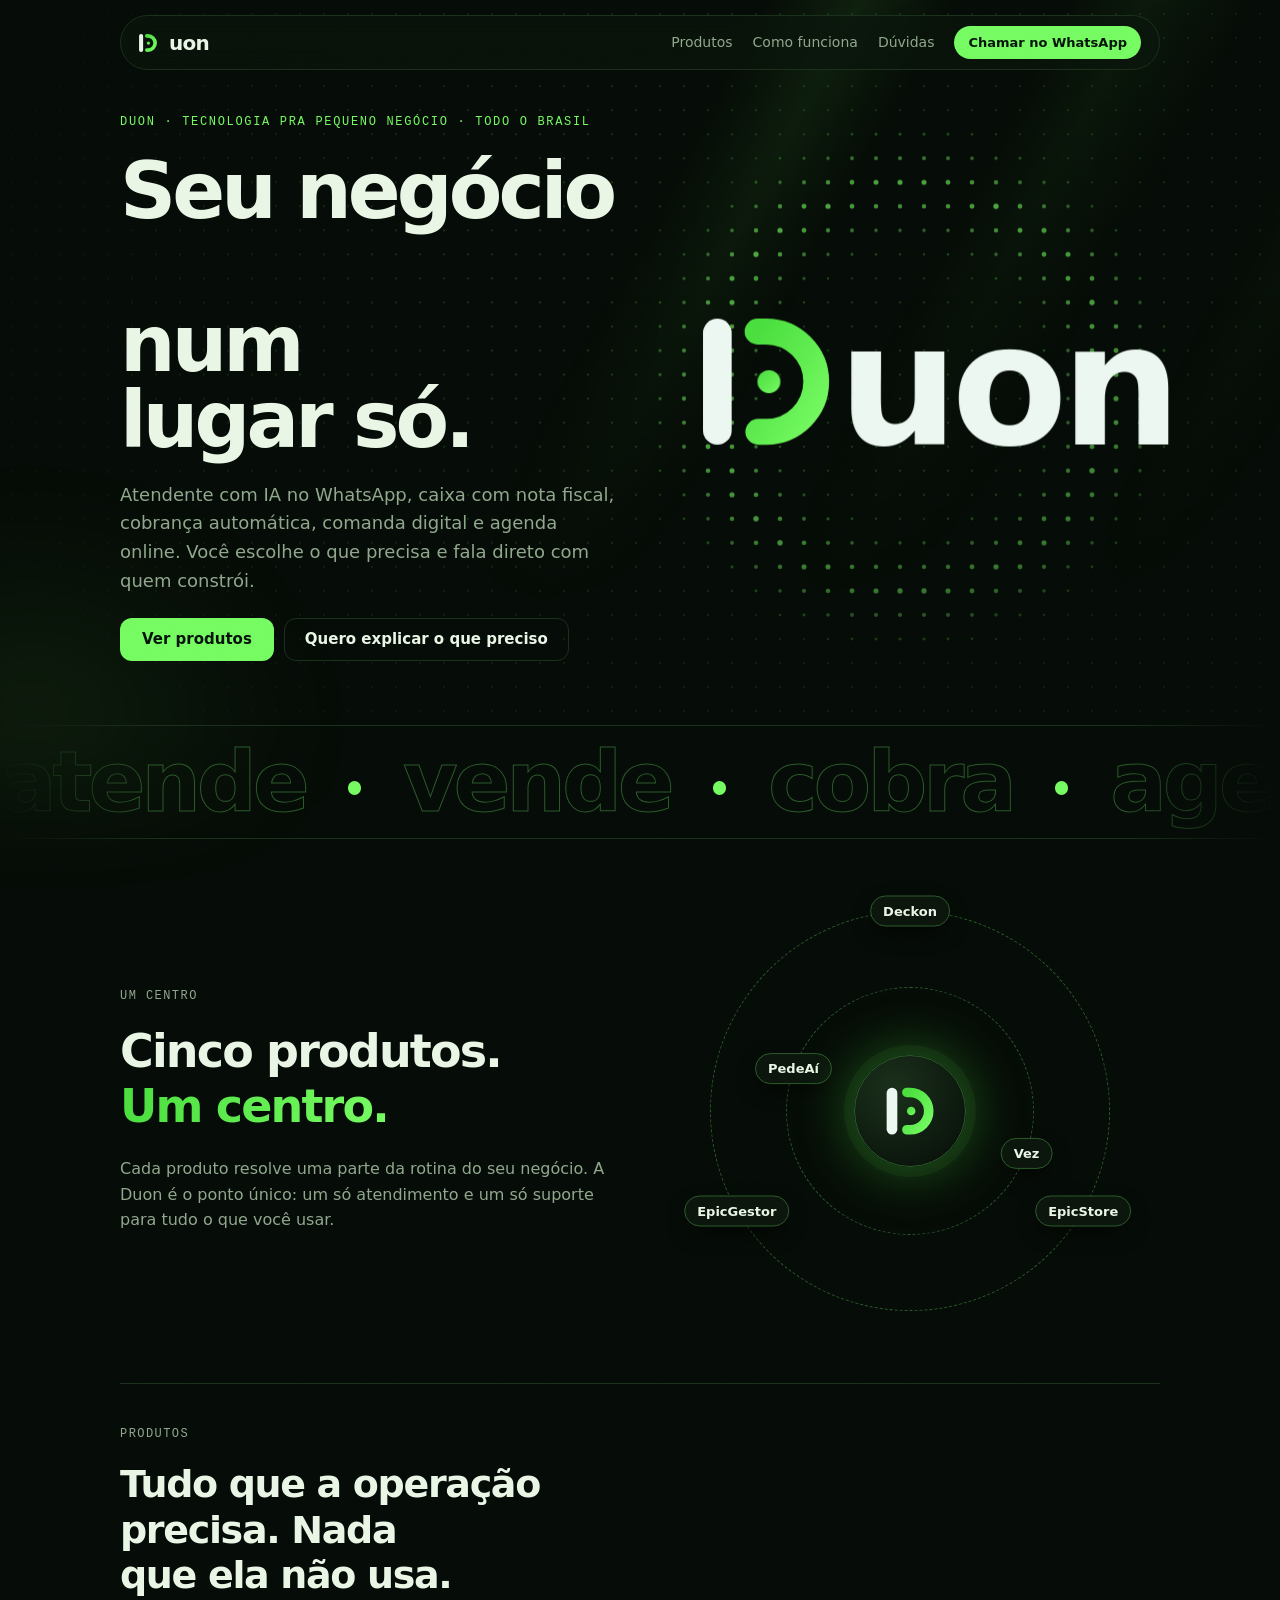
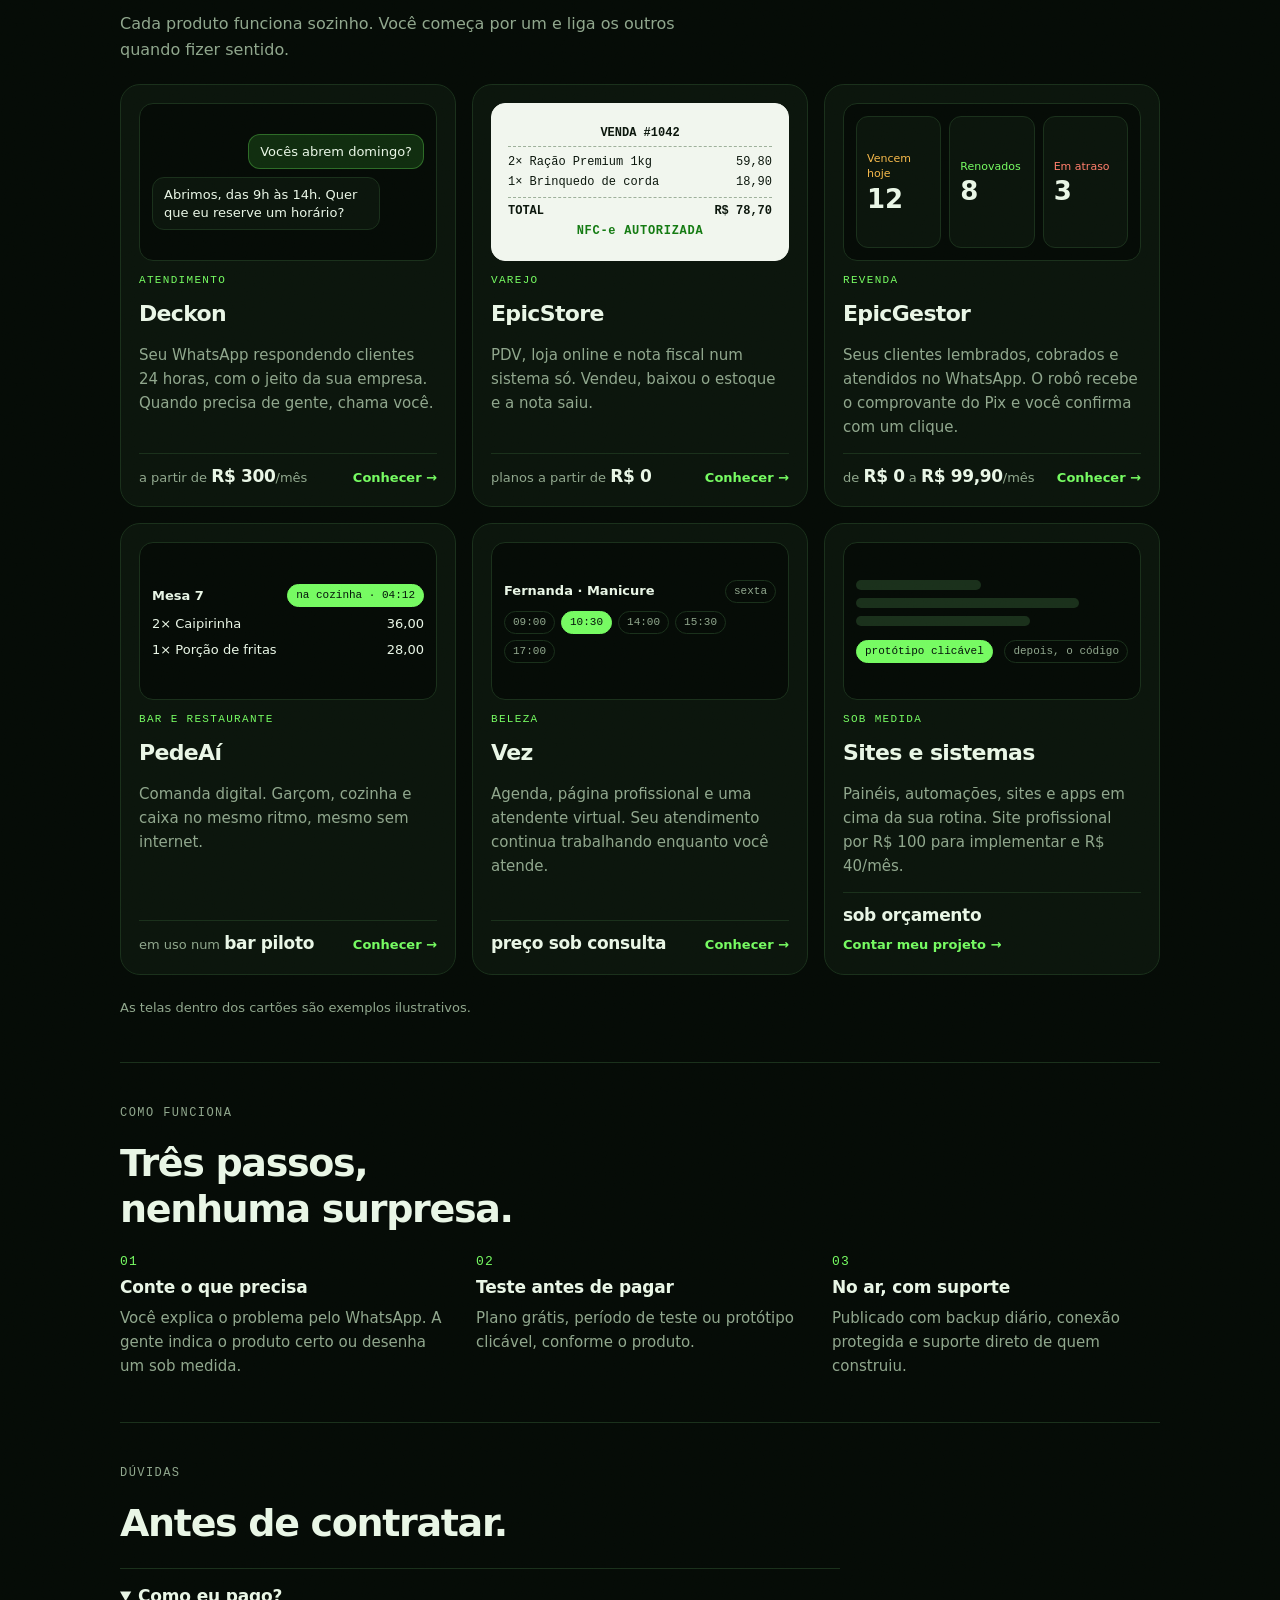
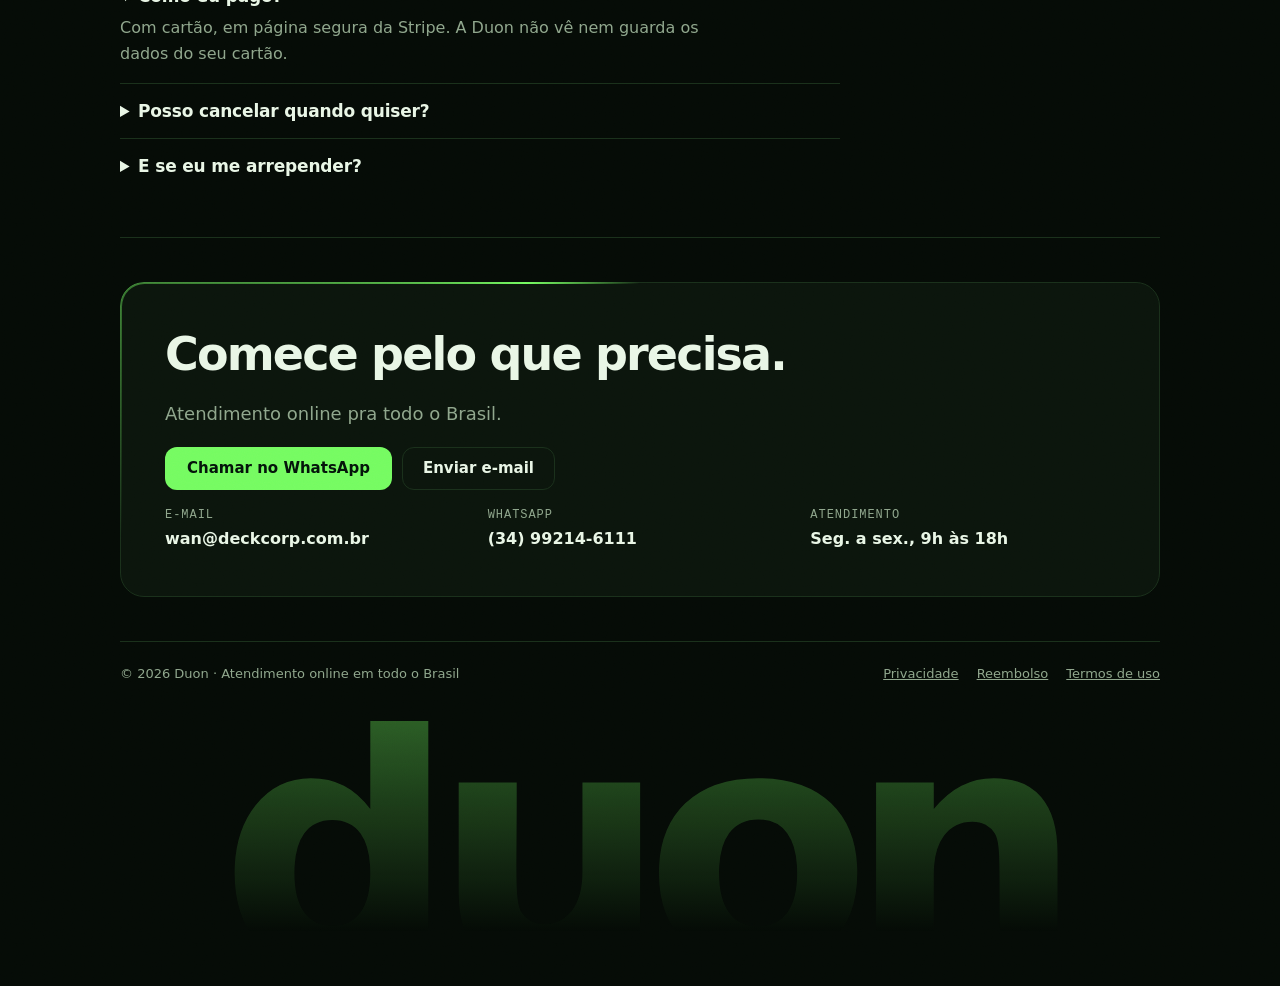
<file: index.html>
<!doctype html>
<html lang="pt-BR">
<head>
<meta charset="utf-8">
<meta name="viewport" content="width=device-width,initial-scale=1,viewport-fit=cover">
<title>Duon · Tecnologia pra pequeno negócio</title>
<meta name="description" content="Atendente com IA no WhatsApp, caixa com nota fiscal, cobrança automática, comanda digital e agenda online. Você escolhe o que precisa e fala direto com quem constrói.">
<meta name="theme-color" content="#050B06">
<meta property="og:title" content="Duon · Tecnologia pra pequeno negócio">
<meta property="og:description" content="Atendente com IA, PDV com nota fiscal, cobrança automática, comanda digital e agenda online, num lugar só.">
<meta property="og:type" content="website">
<meta property="og:locale" content="pt_BR">
<link rel="icon" href="favicon.svg" type="image/svg+xml">
<style>
/* Site de uma página da Duon. Tokens de cor e fonte abaixo; os blocos (topo, órbita, produtos, passos, dúvidas, contato) usam só esses tokens. */
:root{
  color-scheme:dark;
  --g1:#4ADE3E; --gm:#60ED50; --g2:#75FB61; --rgb1:74,222,62; --rgb2:117,251,97; --line2:#2B5A2A;            /* verde da marca (degradê do D) */
  --bg:#050B06; --surface:#0B150C; --ink:#E9F6E6; --muted:#8FA68C; --line:#1A301B;
  --accent:var(--g2); --on-accent:#04140A; --logo-ink:#ECF7F1; --spark:var(--g2);
  --stage:#050B06; --grid:rgba(var(--rgb2),.06); --glow:rgba(var(--rgb1),.20);
  --bar:#020503; --bar-ink:#E9F6E6; --bar-line:#1A301B;
  --display:"Sora",system-ui,sans-serif;
  --body:"Manrope",system-ui,sans-serif;
  --mono:"JetBrains Mono",ui-monospace,Menlo,monospace;
}
*{box-sizing:border-box}
html{scroll-behavior:smooth}
body{margin:0;background:var(--bg);color:var(--ink);font:16px/1.6 var(--body)}
button{font:inherit;cursor:pointer}
a{color:inherit}
:focus-visible{outline:2px solid var(--g2);outline-offset:2px}

/* ---------- blocos comuns do site ---------- */
.model{background:var(--bg);color:var(--ink);padding-inline:16px;padding-block:1px 8px}
.in{max-width:1040px;margin:0 auto}
.model{overflow-x:clip;--gt1:var(--g1);--gt2:var(--g2)}
.top{position:sticky;top:calc(12px + env(safe-area-inset-top,0px));z-index:10;display:flex;align-items:center;justify-content:space-between;gap:16px;margin-block:14px 18px;padding:10px 18px 10px 14px;
  border:1px solid var(--line);border-radius:999px;background:color-mix(in srgb,var(--surface) 72%,transparent);backdrop-filter:blur(12px);-webkit-backdrop-filter:blur(12px)}

/* ideias do 21st.dev: selo de novidade, palavra em degradê, botão com brilho, borda de luz, cartões com holofote */
.pill{display:inline-flex;align-items:center;gap:8px;border:1px solid var(--line);border-radius:999px;padding:6px 12px 6px 8px;font:500 13px/1 var(--body);color:var(--muted);background:color-mix(in srgb,var(--surface) 70%,transparent);align-self:flex-start}
.pill i{font:700 10px/1 var(--mono);font-style:normal;letter-spacing:.08em;text-transform:uppercase;background:var(--accent);color:var(--on-accent);border-radius:999px;padding:4px 7px}
.gr{background:linear-gradient(90deg,var(--gt1),var(--gt2));-webkit-background-clip:text;background-clip:text;color:transparent}
.cta{position:relative;overflow:hidden;text-decoration:none}
.cta::after{content:"";position:absolute;inset:0;background:linear-gradient(110deg,transparent 35%,rgba(255,255,255,.55) 50%,transparent 65%);transform:translateX(-120%);animation:shine 3.4s ease-in-out infinite}
@keyframes shine{0%,55%{transform:translateX(-120%)}100%{transform:translateX(120%)}}
@property --a{syntax:'<angle>';initial-value:0deg;inherits:false}
.beam{position:relative}
.beam::before{content:"";position:absolute;inset:-1px;border-radius:inherit;padding:1.5px;pointer-events:none;
  background:conic-gradient(from var(--a),transparent 0 72%,var(--g2) 90%,transparent 100%);
  -webkit-mask:linear-gradient(#000 0 0) content-box,linear-gradient(#000 0 0);-webkit-mask-composite:xor;
  mask:linear-gradient(#000 0 0) content-box,linear-gradient(#000 0 0);mask-composite:exclude;animation:beam 5s linear infinite}
@keyframes beam{to{--a:360deg}}
.bento .pt{position:relative;overflow:hidden;background:var(--surface);border:1px solid var(--line);border-radius:18px;padding:22px;gap:8px}
.bento .pt::before{content:"";position:absolute;inset:0;pointer-events:none;opacity:0;transition:opacity .25s;
  background:radial-gradient(220px circle at var(--mx,50%) var(--my,50%),var(--glow),transparent 70%)}
.bento .pt:hover::before{opacity:1}
.bento .pt>*{position:relative}
.bento .ic{width:38px;height:38px;border-radius:11px;border:1px solid var(--line);display:grid;place-items:center;color:var(--accent);margin-bottom:6px}
.bento .ic svg{width:20px;height:20px;fill:none;stroke:currentColor;stroke-width:1.8;stroke-linecap:round;stroke-linejoin:round}
@media (prefers-reduced-motion:reduce){.cta::after,.beam::before,.cmd::after{animation:none!important}}
.brand{display:flex;align-items:center;gap:8px;font:700 20px/1 var(--display);letter-spacing:-.04em;text-decoration:none}
.brand svg{width:26px;height:26px}
.nav{display:flex;flex-wrap:wrap;gap:6px 20px;font-size:14px;color:var(--muted)}
.nav a{text-decoration:none}
.nav a:hover{color:var(--accent)}
h1{font:700 clamp(30px,5vw,52px)/1.06 var(--display);letter-spacing:-.035em;margin:0;text-wrap:balance}
h2{font:600 22px/1.2 var(--display);letter-spacing:-.02em;margin:0;text-wrap:balance}
h3{font:600 17px/1.3 var(--display);letter-spacing:-.01em;margin:0}
p{margin:0}
.lead{color:var(--muted);font-size:18px;max-width:52ch}
.eyebrow{font:500 12px/1 var(--mono);letter-spacing:.12em;text-transform:uppercase;color:var(--muted)}
.ex{display:inline-block;font:500 10px/1 var(--mono);letter-spacing:.08em;text-transform:uppercase;color:var(--muted);border:1px dashed var(--line);border-radius:4px;padding:3px 5px;vertical-align:middle;margin-left:6px}
.cta{display:inline-flex;align-items:center;gap:8px;background:var(--accent);color:var(--on-accent);border:0;border-radius:12px;padding:14px 22px;font:700 15px/1 var(--body)}
.cta:hover{filter:brightness(1.08)}
.ghost{display:inline-flex;background:transparent;color:var(--ink);border:1px solid var(--line);border-radius:12px;padding:13px 20px;font:600 15px/1 var(--body);text-decoration:none}
.ghost:hover{border-color:var(--accent);color:var(--accent)}
.row{display:flex;flex-wrap:wrap;gap:10px}
.sec{padding-block:44px;display:flex;flex-direction:column;gap:22px;border-top:1px solid var(--line)}
.pts{display:grid;grid-template-columns:repeat(auto-fit,minmax(220px,1fr));gap:24px}
.pt{display:flex;flex-direction:column;gap:6px;min-width:0}
.pt p{color:var(--muted);font-size:15px}
.plan{display:flex;flex-wrap:wrap;align-items:center;justify-content:space-between;gap:20px;background:var(--surface);border:1px solid var(--line);border-radius:18px;padding:24px}
.plan .info{display:flex;flex-direction:column;gap:6px;min-width:0}
.plan .info p{color:var(--muted);font-size:15px}
.price{font:700 40px/1 var(--display);letter-spacing:-.04em;font-variant-numeric:tabular-nums}
.price small{font:500 15px/1 var(--body);color:var(--muted);letter-spacing:0}
.contact{display:grid;grid-template-columns:repeat(auto-fit,minmax(220px,1fr));gap:18px}
.contact div{display:flex;flex-direction:column;gap:4px;min-width:0}
.contact span{font:500 12px/1.2 var(--mono);letter-spacing:.08em;text-transform:uppercase;color:var(--muted)}
.contact b{font-weight:600;overflow-wrap:anywhere;user-select:all}
.foot{border-top:1px solid var(--line);padding-block:22px 0;display:flex;flex-wrap:wrap;justify-content:space-between;gap:10px 24px;color:var(--muted);font-size:13px}
.foot nav{display:flex;flex-wrap:wrap;gap:6px 18px}
.stage{position:relative;background:var(--stage);border:1px solid var(--line);border-radius:22px;overflow:hidden;display:grid;place-items:center;max-width:100%}
.stage::before{content:"";position:absolute;inset:0;background:
  radial-gradient(50% 60% at 45% 50%,var(--glow),transparent 70%),
  linear-gradient(var(--grid) 1px,transparent 1px) 0 0/28px 28px,
  linear-gradient(90deg,var(--grid) 1px,transparent 1px) 0 0/28px 28px}
.slot{position:relative;width:min(78%,600px)}
.hint{position:absolute;left:14px;top:12px;font:500 11px/1.3 var(--mono);letter-spacing:.08em;text-transform:uppercase;color:var(--muted);opacity:0;transition:opacity .4s}
.stage:has(.live) .hint{opacity:.8}

/* ---------- logo animada ---------- */
.dlogo{display:block;width:100%;height:auto;overflow:visible;touch-action:pan-y;user-select:none;-webkit-user-select:none}
.live .dlogo{cursor:grab}.dragging .dlogo{cursor:grabbing}
.dlogo .d-stem{fill:var(--logo-ink)}
.dlogo .d-word,.dlogo .d-measure{font-family:Sora,system-ui,sans-serif;font-weight:700;font-size:62px;letter-spacing:-2.5px;fill:var(--logo-ink)}
.dlogo .d-measure{visibility:hidden}
.dlogo .d-l text,.dlogo .d-dot,.dlogo .d-glow,.dlogo .d-flash,.dlogo .d-mark{transform-box:fill-box}
.dlogo .d-l text{transform-origin:left center}
.dlogo .d-dot,.dlogo .d-glow,.dlogo .d-flash{transform-origin:center}
.dlogo .d-mark{transform-origin:left center}
.dlogo .d-glow,.dlogo .d-flash,.dlogo .d-fx{fill:var(--spark)}
.dlogo .d-glow{animation:d-glow 2.8s 1.6s ease-in-out infinite}
.dlogo.play .d-stem{animation:d-stem .55s cubic-bezier(.2,.8,.2,1) both}
.dlogo.play .d-arc{animation:d-arc .6s .15s cubic-bezier(.6,0,.2,1) both}
.dlogo.play .d-dot{animation:d-dot .45s .7s cubic-bezier(.3,1.6,.5,1) both}
.dlogo.play .d-flash{animation:d-flash .6s .95s ease-out both}
.dlogo.play .d-mark{animation:d-tug .9s .85s cubic-bezier(.4,0,.2,1) both}
.dlogo.play .d-l text{animation:d-pull 1.05s calc(1s + var(--i)*.08s) cubic-bezier(.22,.9,.3,1) both}
.dlogo.play .d-spark{animation:d-spark .8s calc(1.02s + var(--s)*.03s) cubic-bezier(.1,.7,.3,1) both}
.dlogo.play .d-scan{animation:d-scan .7s 2s ease-out both}
@keyframes d-stem{from{transform:translateX(-26px);opacity:0}to{transform:none;opacity:1}}
@keyframes d-arc{from{stroke-dashoffset:100}to{stroke-dashoffset:0}}
@keyframes d-dot{from{transform:scale(0)}to{transform:scale(1)}}
@keyframes d-flash{0%{opacity:0;transform:scale(1)}25%{opacity:.9}100%{opacity:0;transform:scale(5)}}
@keyframes d-tug{0%{transform:none}22%{transform:translateX(-5px) scaleX(.96)}48%{transform:translateX(9px) scaleX(1.06)}72%{transform:translateX(-2px)}100%{transform:none}}
@keyframes d-pull{0%{transform:translateX(var(--from)) scaleX(.45);filter:blur(2.5px);opacity:.6}45%{transform:translateX(9px) scaleX(1.2);filter:blur(0);opacity:1}64%{transform:translateX(-3px) scaleX(.95)}82%{transform:translateX(1px) scaleX(1.02)}100%{transform:none}}
@keyframes d-spark{0%{transform:none;opacity:0}15%{opacity:1}100%{transform:translate(var(--dx),var(--dy));opacity:0}}
@keyframes d-scan{from{transform:translateX(0);opacity:0}20%{opacity:.9}to{transform:translateX(130px);opacity:0}}
@keyframes d-glow{0%,100%{opacity:0;transform:scale(1)}50%{opacity:.55;transform:scale(2.4)}}
@media (prefers-reduced-motion:reduce){.dlogo.play *,.dlogo .d-glow{animation:none!important}html{scroll-behavior:auto}}

/* ---------- Modelo D · Tudo junto: título grande da DeckCorp, exemplos concretos do EpicStore e do EpicGestor ---------- */
#m-d{--warn:#F5B84A;--bad:#FF7D6B;--paper:#F1F6EE;--paper-ink:#0B160C}
#m-d .top .cta{padding:10px 14px;font-size:13px;border-radius:999px}
#m-d .nav{align-items:center}
@media (max-width:640px){#m-d .nav a:not(.cta){display:none}}
#m-d .hero{position:relative;display:grid;grid-template-columns:repeat(auto-fit,minmax(min(100%,340px),1fr));gap:36px;align-items:center;padding-block:26px 64px}
#m-d .hero::before{content:"";position:absolute;inset:-80px -20%;pointer-events:none;filter:blur(50px);
  background:radial-gradient(28% 40% at 8% 90%,rgba(var(--rgb2),.08),transparent 70%)}
#m-d .hero>*{position:relative}
#m-d .txt{display:flex;flex-direction:column;gap:22px;min-width:0}
#m-d .kick{font:500 12px/1.4 var(--mono);letter-spacing:.14em;text-transform:uppercase;color:var(--accent)}
#m-d h1{font-size:clamp(40px,6.6vw,78px);line-height:.98;letter-spacing:-.05em}
#m-d h1 .rot{display:block;transition:opacity .22s,transform .22s}
#m-d h1 .rot.out{opacity:0;transform:translateY(10px)}
#m-d .stage{aspect-ratio:5/4}
#m-d .slot{width:84%}
#m-d .sec>h2{font-size:clamp(26px,3.6vw,38px);letter-spacing:-.035em;max-width:20ch}
#m-d .sub{color:var(--muted);max-width:56ch;margin-top:-10px}
.prods{display:grid;grid-template-columns:repeat(auto-fit,minmax(min(100%,300px),1fr));gap:16px}
.prod{position:relative;overflow:hidden;display:flex;flex-direction:column;gap:14px;min-width:0;background:var(--surface);border:1px solid var(--line);border-radius:20px;padding:18px}
.prod::before{content:"";position:absolute;inset:0;pointer-events:none;opacity:0;transition:opacity .25s;background:radial-gradient(260px circle at var(--mx,50%) var(--my,50%),var(--glow),transparent 70%)}
.prod:hover::before{opacity:1}
.prod>*{position:relative}
.prod .tag{font:500 11px/1 var(--mono);letter-spacing:.12em;text-transform:uppercase;color:var(--accent)}
.prod h3{font-size:22px;letter-spacing:-.03em}
.prod p{color:var(--muted);font-size:15px}
.prod .end{margin-top:auto;display:flex;flex-wrap:wrap;align-items:baseline;justify-content:space-between;gap:8px;padding-top:12px;border-top:1px solid var(--line);font-size:13px;color:var(--muted)}
.prod .end b{font:700 17px/1.2 var(--display);color:var(--ink);letter-spacing:-.02em;font-variant-numeric:tabular-nums}
.prod .end a{color:var(--accent);text-decoration:none;font-weight:600}
.mock{height:158px;border-radius:14px;border:1px solid var(--line);background:var(--bg);padding:12px;display:flex;flex-direction:column;justify-content:center;gap:8px;font-size:13px;line-height:1.35;overflow:hidden}
.bub{max-width:84%;padding:8px 11px;border-radius:12px;background:var(--surface);border:1px solid var(--line);align-self:flex-start}
.bub.me{align-self:flex-end;background:rgba(var(--rgb1),.16);border-color:rgba(var(--rgb2),.3)}
.mock.paper{background:var(--paper);color:var(--paper-ink);border-color:var(--paper);font:400 12px/1.5 var(--mono);gap:2px;padding-inline:16px}
.mock.paper div{display:flex;justify-content:space-between;gap:10px}
.mock.paper .hd{justify-content:center;font-weight:700;border-bottom:1px dashed #9DB09A;padding-bottom:4px;margin-bottom:4px}
.mock.paper .tot{font-weight:700;border-top:1px dashed #9DB09A;padding-top:4px;margin-top:4px}
.mock.paper .ok{justify-content:center;color:#147A12;font-weight:700;letter-spacing:.06em}
.mock.tiles{flex-direction:row;align-items:stretch;gap:8px}
.tile{flex:1;min-width:0;border:1px solid var(--line);border-radius:12px;padding:10px;display:flex;flex-direction:column;justify-content:center;gap:4px;background:var(--surface)}
.tile span{font-size:11px;color:var(--c,var(--muted))}
.tile b{font:700 26px/1 var(--display);font-variant-numeric:tabular-nums}
.mock .line{display:flex;justify-content:space-between;gap:10px;align-items:center}
.chip{font:500 11px/1 var(--mono);border:1px solid var(--line);border-radius:999px;padding:5px 8px;color:var(--muted);white-space:nowrap}
.chip.on{background:var(--accent);border-color:var(--accent);color:var(--on-accent)}
.slots{display:flex;flex-wrap:wrap;gap:6px}
.mock .sk{height:10px;border-radius:5px;background:var(--line)}
.steps{display:grid;grid-template-columns:repeat(auto-fit,minmax(220px,1fr));gap:28px}
.step{display:flex;flex-direction:column;gap:8px;min-width:0}
.step i{font:500 13px/1 var(--mono);font-style:normal;color:var(--accent);letter-spacing:.1em}
.step p{color:var(--muted);font-size:15px}
.faq{display:flex;flex-direction:column;max-width:720px}
.faq details{border-top:1px solid var(--line);padding-block:16px}
.faq summary{cursor:pointer;font:600 17px/1.3 var(--display);letter-spacing:-.01em}
.faq p{color:var(--muted);margin-top:8px;max-width:60ch}
.final{display:flex;flex-direction:column;align-items:flex-start;gap:18px;background:var(--surface);border:1px solid var(--line);border-radius:24px;padding:clamp(24px,5vw,44px)}
.final h2{font-size:clamp(28px,4.4vw,46px);letter-spacing:-.04em}

/* acabamento premium do modelo D (ideias do 21st.dev): campo de pontos vivo, raios de luz, letreiro, órbita, cartões que inclinam */
#m-d .in{position:relative;z-index:0}
#m-d .dots{position:absolute;left:50%;top:-110px;width:100vw;height:calc(100% + 110px);transform:translateX(-50%);z-index:-1;pointer-events:none;
  -webkit-mask-image:radial-gradient(75% 80% at 62% 45%,#000 25%,transparent 100%);mask-image:radial-gradient(75% 80% at 62% 45%,#000 25%,transparent 100%)}
#m-d .hero::after{content:"";position:absolute;left:50%;top:-110px;width:100vw;height:calc(100% + 110px);transform:translateX(-50%);z-index:-1;pointer-events:none;
  background:linear-gradient(118deg,transparent 46%,rgba(var(--rgb2),.09) 52%,transparent 58%,transparent 64%,rgba(var(--rgb2),.06) 69%,transparent 76%,transparent 82%,rgba(var(--rgb2),.04) 86%,transparent 91%);
  -webkit-mask-image:linear-gradient(#000,transparent 85%);mask-image:linear-gradient(#000,transparent 85%)}
/* a logo fica solta sobre a página, sem quadro nem fundo verde */
#m-d .stage{background:transparent;border:0;border-radius:0;overflow:visible;aspect-ratio:auto;padding-block:24px}
#m-d .stage::before{display:none}
#m-d .stage .hint{top:auto;bottom:-6px;left:0;right:0;text-align:center}
#m-d .slot{width:100%}
#m-d h1{animation:rise .9s cubic-bezier(.2,.8,.2,1) both}
#m-d .lead{animation:rise .9s .12s cubic-bezier(.2,.8,.2,1) both}
@keyframes rise{from{opacity:0;filter:blur(12px);transform:translateY(16px)}to{opacity:1;filter:none;transform:none}}
.mq{margin-inline:calc(50% - 50vw);overflow:hidden;border-block:1px solid var(--line);padding-block:10px;
  -webkit-mask-image:linear-gradient(90deg,transparent,#000 12%,#000 88%,transparent);mask-image:linear-gradient(90deg,transparent,#000 12%,#000 88%,transparent)}
.mq div{display:flex;width:max-content;animation:mq 36s linear infinite}
.mq span{font:700 clamp(40px,7vw,84px)/1.1 var(--display);letter-spacing:-.05em;color:transparent;-webkit-text-stroke:1px var(--line2);padding-right:.5em;white-space:nowrap}
.mq span::after{content:"";display:inline-block;width:.16em;height:.16em;border-radius:50%;background:var(--accent);margin-left:.5em;vertical-align:middle}
@keyframes mq{to{transform:translateX(-50%)}}
.prod{transform:perspective(900px) rotateX(var(--rx,0deg)) rotateY(var(--ry,0deg));transition:transform .25s ease-out,border-color .25s}
.prod:hover{border-color:var(--line2)}
.duo{display:grid;grid-template-columns:repeat(auto-fit,minmax(min(100%,320px),1fr));gap:40px;align-items:center}
.duo .txt{display:flex;flex-direction:column;gap:18px;min-width:0}
.duo h2{font-size:clamp(28px,4.2vw,46px);letter-spacing:-.04em}
.duo .txt p{color:var(--muted);max-width:48ch}
.eq{display:flex;flex-wrap:wrap;align-items:center;gap:10px;font:600 15px/1 var(--display)}
.eq span{border:1px solid var(--line);border-radius:999px;padding:10px 14px}
.eq span.is{background:var(--accent);border-color:var(--accent);color:var(--on-accent)}
.eq i{font-style:normal;color:var(--muted)}
.orbit-wrap{padding:28px 44px;min-width:0}
.orbit{position:relative;container-type:inline-size;aspect-ratio:1;width:min(100%,400px);margin-inline:auto}
.orbit .core{position:absolute;inset:36%;border-radius:50%;display:grid;place-items:center;color:var(--logo-ink);
  background:radial-gradient(circle at 35% 30%,var(--line),var(--bg));border:1px solid var(--line2);box-shadow:0 0 60px rgba(var(--rgb1),.45),0 0 0 10px rgba(var(--rgb2),.05);animation:pulse 3.6s ease-in-out infinite}
.orbit .core svg{width:62%;height:62%}
@keyframes pulse{50%{box-shadow:0 0 90px rgba(var(--rgb1),.6),0 0 0 18px rgba(var(--rgb2),.03)}}
.ring{position:absolute;inset:var(--in);border:1px dashed var(--line2);border-radius:50%;animation:spin var(--t) linear infinite}
.ring.rev{animation-direction:reverse}
.sat{position:absolute;left:50%;top:50%;width:0;height:0;transform:rotate(var(--ang)) translateX(var(--r))}
.sat span{position:absolute;transform:translate(-50%,-50%) rotate(calc(-1*var(--ang)))}
.sat b{display:block;white-space:nowrap;font:600 13px/1 var(--body);background:var(--surface);border:1px solid var(--line2);border-radius:999px;padding:8px 12px;
  box-shadow:0 8px 24px -8px #000;animation:spin var(--t) linear infinite reverse}
.ring.rev .sat b{animation-direction:normal}
.orbit:hover .ring,.orbit:hover .sat b{animation-play-state:paused}
@keyframes spin{to{transform:rotate(360deg)}}
@media (prefers-reduced-motion:reduce){#m-d h1,#m-d .lead,.mq div,.ring,.sat b,.orbit .core{animation:none!important}.prod{transform:none}}

.model{position:relative}
.model::after{content:"";position:absolute;inset:0;pointer-events:none;opacity:.06;mix-blend-mode:overlay;
  background-image:url("data:image/svg+xml,%3Csvg xmlns='http://www.w3.org/2000/svg' width='180' height='180'%3E%3Cfilter id='n'%3E%3CfeTurbulence type='fractalNoise' baseFrequency='.9' numOctaves='2' stitchTiles='stitch'/%3E%3C/filter%3E%3Crect width='180' height='180' filter='url(%23n)'/%3E%3C/svg%3E")}
.giant{margin-top:36px;text-align:center;font:700 clamp(96px,27vw,330px)/.78 var(--display);letter-spacing:-.07em;user-select:none;overflow:hidden;
  background:linear-gradient(rgba(var(--rgb2),.34),transparent 82%);-webkit-background-clip:text;background-clip:text;color:transparent}
</style>
</head>
<body>
<svg width="0" height="0" style="position:absolute" aria-hidden="true">
  <defs>
    <linearGradient id="sg" x1="0" y1="0" x2="1" y2="1"><stop offset="0" style="stop-color:var(--g1)"/><stop offset=".55" style="stop-color:var(--gm)"/><stop offset="1" style="stop-color:var(--g2)"/></linearGradient>
    <symbol id="sym" viewBox="0 0 64 64">
      <rect x="10" y="10" width="10" height="44" rx="5" fill="currentColor"/>
      <path d="M29 14.5H32A17.5 17.5 0 0 1 32 49.5H29" fill="none" stroke="url(#sg)" stroke-width="9" stroke-linecap="round"/>
      <circle cx="33" cy="32" r="4" fill="url(#sg)"/>
    </symbol>
  </defs>
</svg>

<main class="model" id="m-d"><span id="topo"></span>
  <div class="in">
    <div class="top">
      <a class="brand" href="#topo" aria-label="Duon, início"><svg><use href="#sym"/></svg>uon</a>
      <div class="nav"><a href="#d-produtos">Produtos</a><a href="#d-como">Como funciona</a><a href="#d-duvidas">Dúvidas</a><a class="cta" href="https://wa.me/5534992146111?text=Ol%C3%A1!%20Vim%20pelo%20site%20da%20Duon." target="_blank" rel="noopener">Chamar no WhatsApp</a></div>
    </div>
    <div class="hero">
      <canvas class="dots" id="dots" aria-hidden="true"></canvas>
      <div class="txt">
        <span class="kick">Duon · tecnologia pra pequeno negócio · todo o Brasil</span>
        <h1>Seu negócio <span class="rot gr" id="rot">atende</span> num lugar só.</h1>
        <p class="lead">Atendente com IA no WhatsApp, caixa com nota fiscal, cobrança automática, comanda digital e agenda online. Você escolhe o que precisa e fala direto com quem constrói.</p>
        <div class="row"><a class="cta" href="#d-produtos">Ver produtos</a><a class="ghost" href="https://wa.me/5534992146111?text=Ol%C3%A1!%20Vim%20pelo%20site%20da%20Duon." target="_blank" rel="noopener">Quero explicar o que preciso</a></div>
      </div>
      <div class="stage"><span class="hint" aria-hidden="true">Arraste o D · toque nas letras</span><div class="slot"></div></div>
    </div>

    <div class="mq" aria-hidden="true"><div>
      <span>atende</span><span>vende</span><span>cobra</span><span>agenda</span><span>organiza</span><span>emite nota</span>
      <span>atende</span><span>vende</span><span>cobra</span><span>agenda</span><span>organiza</span><span>emite nota</span>
    </div></div>

    <section class="sec" id="d-juncao" style="border-top:0">
      <div class="duo">
        <div class="txt">
          <span class="eyebrow">Um centro</span>
          <h2>Cinco produtos. <span class="gr">Um centro.</span></h2>
          <p>Cada produto resolve uma parte da rotina do seu negócio. A Duon é o ponto único: um só atendimento e um só suporte para tudo o que você usar.</p>
        </div>
        <div class="orbit-wrap"><div class="orbit">
          <div class="ring" style="--in:0%;--t:60s">
            <div class="sat" style="--ang:-90deg;--r:50cqw"><span><b>Deckon</b></span></div>
            <div class="sat" style="--ang:30deg;--r:50cqw"><span><b>EpicStore</b></span></div>
            <div class="sat" style="--ang:150deg;--r:50cqw"><span><b>EpicGestor</b></span></div>
          </div>
          <div class="ring rev" style="--in:19%;--t:44s">
            <div class="sat" style="--ang:200deg;--r:31cqw"><span><b>PedeAí</b></span></div>
            <div class="sat" style="--ang:20deg;--r:31cqw"><span><b>Vez</b></span></div>
          </div>
          <div class="core"><svg><use href="#sym"/></svg></div>
        </div></div>
      </div>
    </section>

    <section class="sec" id="d-produtos">
      <span class="eyebrow">Produtos</span>
      <h2>Tudo que a operação precisa. Nada que ela não usa.</h2>
      <p class="sub">Cada produto funciona sozinho. Você começa por um e liga os outros quando fizer sentido.</p>
      <div class="prods">
        <div class="prod">
          <div class="mock"><span class="bub me">Vocês abrem domingo?</span><span class="bub">Abrimos, das 9h às 14h. Quer que eu reserve um horário?</span></div>
          <span class="tag">Atendimento</span><h3>Deckon</h3>
          <p>Seu WhatsApp respondendo clientes 24 horas, com o jeito da sua empresa. Quando precisa de gente, chama você.</p>
          <div class="end"><span>a partir de <b>R$ 300</b>/mês</span><a href="https://deckon.deckcorp.com.br" target="_blank" rel="noopener">Conhecer →</a></div>
        </div>
        <div class="prod">
          <div class="mock paper"><div class="hd">VENDA #1042</div><div><span>2× Ração Premium 1kg</span><span>59,80</span></div><div><span>1× Brinquedo de corda</span><span>18,90</span></div><div class="tot"><span>TOTAL</span><span>R$ 78,70</span></div><div class="ok">NFC-e AUTORIZADA</div></div>
          <span class="tag">Varejo</span><h3>EpicStore</h3>
          <p>PDV, loja online e nota fiscal num sistema só. Vendeu, baixou o estoque e a nota saiu.</p>
          <div class="end"><span>planos a partir de <b>R$ 0</b></span><a href="https://epicstore.duckdns.org" target="_blank" rel="noopener">Conhecer →</a></div>
        </div>
        <div class="prod">
          <div class="mock tiles"><div class="tile" style="--c:var(--warn)"><span>Vencem hoje</span><b>12</b></div><div class="tile" style="--c:var(--accent)"><span>Renovados</span><b>8</b></div><div class="tile" style="--c:var(--bad)"><span>Em atraso</span><b>3</b></div></div>
          <span class="tag">Revenda</span><h3>EpicGestor</h3>
          <p>Seus clientes lembrados, cobrados e atendidos no WhatsApp. O robô recebe o comprovante do Pix e você confirma com um clique.</p>
          <div class="end"><span>de <b>R$ 0</b> a <b>R$ 99,90</b>/mês</span><a href="https://epicgestor.duckdns.org/landing" target="_blank" rel="noopener">Conhecer →</a></div>
        </div>
        <div class="prod">
          <div class="mock"><div class="line"><b>Mesa 7</b><span class="chip on">na cozinha · 04:12</span></div><div class="line"><span>2× Caipirinha</span><span>36,00</span></div><div class="line"><span>1× Porção de fritas</span><span>28,00</span></div></div>
          <span class="tag">Bar e restaurante</span><h3>PedeAí</h3>
          <p>Comanda digital. Garçom, cozinha e caixa no mesmo ritmo, mesmo sem internet.</p>
          <div class="end"><span>em uso num <b>bar piloto</b></span><a href="https://pedeai.deckcorp.com.br" target="_blank" rel="noopener">Conhecer →</a></div>
        </div>
        <div class="prod">
          <div class="mock"><div class="line"><b>Fernanda · Manicure</b><span class="chip">sexta</span></div><div class="slots"><span class="chip">09:00</span><span class="chip on">10:30</span><span class="chip">14:00</span><span class="chip">15:30</span><span class="chip">17:00</span></div></div>
          <span class="tag">Beleza</span><h3>Vez</h3>
          <p>Agenda, página profissional e uma atendente virtual. Seu atendimento continua trabalhando enquanto você atende.</p>
          <div class="end"><span><b>preço sob consulta</b></span><a href="https://vez.epichub.duckdns.org" target="_blank" rel="noopener">Conhecer →</a></div>
        </div>
        <div class="prod">
          <div class="mock"><span class="sk" style="width:46%"></span><span class="sk" style="width:82%"></span><span class="sk" style="width:64%"></span><div class="line" style="margin-top:6px"><span class="chip on">protótipo clicável</span><span class="chip">depois, o código</span></div></div>
          <span class="tag">Sob medida</span><h3>Sites e sistemas</h3>
          <p>Painéis, automações, sites e apps em cima da sua rotina. Site profissional por R$ 100 para implementar e R$ 40/mês.</p>
          <div class="end"><span><b>sob orçamento</b></span><a href="https://wa.me/5534992146111?text=Ol%C3%A1!%20Vim%20pelo%20site%20da%20Duon." target="_blank" rel="noopener">Contar meu projeto →</a></div>
        </div>
      </div>
      <p class="sub" style="margin-top:0;font-size:13px">As telas dentro dos cartões são exemplos ilustrativos.</p>
    </section>

    <section class="sec" id="d-como">
      <span class="eyebrow">Como funciona</span>
      <h2>Três passos, nenhuma surpresa.</h2>
      <div class="steps">
        <div class="step"><i>01</i><h3>Conte o que precisa</h3><p>Você explica o problema pelo WhatsApp. A gente indica o produto certo ou desenha um sob medida.</p></div>
        <div class="step"><i>02</i><h3>Teste antes de pagar</h3><p>Plano grátis, período de teste ou protótipo clicável, conforme o produto.</p></div>
        <div class="step"><i>03</i><h3>No ar, com suporte</h3><p>Publicado com backup diário, conexão protegida e suporte direto de quem construiu.</p></div>
      </div>
    </section>

    <section class="sec" id="d-duvidas">
      <span class="eyebrow">Dúvidas</span>
      <h2>Antes de contratar.</h2>
      <div class="faq">
        <details open><summary>Como eu pago?</summary><p>Com cartão, em página segura da Stripe. A Duon não vê nem guarda os dados do seu cartão.</p></details>
        <details><summary>Posso cancelar quando quiser?</summary><p>Sim. Não tem fidelidade: você cancela e não é cobrado no mês seguinte.</p></details>
        <details><summary>E se eu me arrepender?</summary><p>Devolvemos o valor integral em até 7 dias depois da compra. Veja a <a href="reembolso.html">política de reembolso</a>.</p></details>
      </div>
    </section>

    <section class="sec" id="d-contato">
      <div class="final beam">
        <h2>Comece pelo que precisa.</h2>
        <p class="lead">Atendimento online pra todo o Brasil.</p>
        <div class="row"><a class="cta" href="https://wa.me/5534992146111?text=Ol%C3%A1!%20Vim%20pelo%20site%20da%20Duon." target="_blank" rel="noopener">Chamar no WhatsApp</a><a class="ghost" href="mailto:wan@deckcorp.com.br">Enviar e-mail</a></div>
        <div class="contact" style="width:100%">
          <div><span>E-mail</span><b>wan@deckcorp.com.br</b></div>
          <div><span>WhatsApp</span><b>(34) 99214-6111</b></div>
          <div><span>Atendimento</span><b>Seg. a sex., 9h às 18h</b></div>
        </div>
      </div>
    </section>
    <div class="foot">
      <span>© 2026 Duon · Atendimento online em todo o Brasil</span>
      <nav><a href="privacidade.html">Privacidade</a><a href="reembolso.html">Reembolso</a><a href="termos.html">Termos de uso</a></nav>
    </div>
    <div class="giant" aria-hidden="true">duon</div>
  </div>
</main>

<script>
(()=>{
const NS='http://www.w3.org/2000/svg';
const reduce=matchMedia('(prefers-reduced-motion: reduce)').matches;
const clamp=(v,a,b)=>Math.max(a,Math.min(b,v));
let seq=0;

const tpl=u=>`<svg class="dlogo play" xmlns="${NS}" viewBox="0 0 184 100" role="img" aria-label="Logo duon animada">
<defs>
<linearGradient id="${u}g" x1="0" y1="0" x2="1" y2="1"><stop offset="0" style="stop-color:var(--g1)"/><stop offset=".55" style="stop-color:var(--gm)"/><stop offset="1" style="stop-color:var(--g2)"/></linearGradient>
<linearGradient id="${u}s" x1="0" x2="1"><stop offset="0" style="stop-color:var(--g2);stop-opacity:0"/><stop offset=".5" style="stop-color:var(--g2);stop-opacity:.9"/><stop offset="1" style="stop-color:var(--g2);stop-opacity:0"/></linearGradient>
<clipPath id="${u}c"><rect class="d-clip" x="60" y="-100" width="400" height="300"/></clipPath>
</defs>
<text class="d-measure" x="66" y="71">uon</text>
<g clip-path="url(#${u}c)">
<g class="d-l" style="--i:2"><text class="d-word" x="66" y="71" style="--from:-46px">u</text></g>
<g class="d-l" style="--i:1"><text class="d-word" x="101" y="71" style="--from:-81px">o</text></g>
<g class="d-l" style="--i:0"><text class="d-word" x="137" y="71" style="--from:-117px">n</text></g>
<rect class="d-scan" x="60" y="22" width="16" height="56" fill="url(#${u}s)" opacity="0"/>
</g>
<g class="d-fx">
<circle class="d-spark" cx="62" cy="48" r="1.6" opacity="0" style="--s:0;--dx:80px;--dy:-16px"/>
<circle class="d-spark" cx="62" cy="48" r="1.2" opacity="0" style="--s:1;--dx:110px;--dy:9px"/>
<circle class="d-spark" cx="62" cy="48" r="2" opacity="0" style="--s:2;--dx:60px;--dy:22px"/>
<circle class="d-spark" cx="62" cy="48" r="1.1" opacity="0" style="--s:3;--dx:130px;--dy:-5px"/>
<circle class="d-spark" cx="62" cy="48" r="1.5" opacity="0" style="--s:4;--dx:95px;--dy:-26px"/>
<circle class="d-spark" cx="62" cy="48" r="1" opacity="0" style="--s:5;--dx:150px;--dy:13px"/>
</g>
<g class="d-drag"><g transform="translate(6 14.3) scale(1.05)"><g class="d-mark">
<rect class="d-stem" x="10" y="10" width="10" height="44" rx="5"/>
<path class="d-arc" d="M29 14.5H32A17.5 17.5 0 0 1 32 49.5H29" fill="none" stroke="url(#${u}g)" stroke-width="9" stroke-linecap="round" pathLength="100" stroke-dasharray="100"/>
<circle class="d-glow" cx="33" cy="32" r="4" opacity="0"/>
<circle class="d-flash" cx="33" cy="32" r="4" opacity="0"/>
<circle class="d-dot" cx="33" cy="32" r="4" fill="url(#${u}g)"/>
</g></g></g>
<g class="d-particles d-fx"></g>
</svg>`;

/* A logo interativa: o D manda, as letras seguem como vagões presos por molas */
function initLogo(slot){
  slot.innerHTML=tpl('l'+(++seq));
  const svg=slot.querySelector('svg'), clipr=svg.querySelector('.d-clip'), drag=svg.querySelector('.d-drag');
  const dot=svg.querySelector('.d-dot'), glow=svg.querySelector('.d-glow'), flash=svg.querySelector('.d-flash');
  const partG=svg.querySelector('.d-particles');
  const wraps=[...svg.querySelectorAll('.d-l')], texts=wraps.map(w=>w.querySelector('text'));
  const S=1.05, OX=6, OY=14.3, DOTX=OX+33*S, DOTY=OY+32*S, CLIPX=60, WX=66;
  const D={x:0,y:0,vx:0,vy:0};
  const L=texts.map(()=>({x:0,y:0,vx:0,vy:0,r:0,vr:0,cx:0,cy:71,w:30}));
  let live=false, dragging=false, down=null, pointer=null, lastTouch=performance.now(), entranceT=null;
  const parts=[];

  function place(){
    const m=svg.querySelector('.d-measure');
    try{
      texts.forEach((t,i)=>{
        const x=WX+(i?m.getSubStringLength(0,i):0), w=m.getSubStringLength(i,1);
        t.setAttribute('x',x.toFixed(1)); t.style.setProperty('--from',(20-x).toFixed(1)+'px');
        L[i].cx=x+w/2; L[i].w=w;
      });
    }catch(e){texts.forEach((t,i)=>{L[i].cx=+t.getAttribute('x')+17})}
  }
  function toSvg(e){const p=new DOMPoint(e.clientX,e.clientY).matrixTransform(svg.getScreenCTM().inverse());return{x:p.x,y:p.y}}
  function goLive(){
    if(live) return; clearTimeout(entranceT);
    svg.classList.remove('play'); live=true; slot.classList.add('live'); lastTouch=performance.now();
  }
  function replay(){
    live=false; slot.classList.remove('live');
    D.x=D.y=D.vx=D.vy=0; L.forEach(l=>{l.x=l.y=l.vx=l.vy=l.r=l.vr=0});
    place(); render();
    svg.classList.remove('play'); void svg.getBoundingClientRect(); svg.classList.add('play');
    clearTimeout(entranceT); entranceT=setTimeout(goLive,reduce?0:2800);
  }
  function spark(x,y,vx,vy,r){
    if(reduce||parts.length>120) return;
    const c=document.createElementNS(NS,'circle');
    c.setAttribute('r',r||(.8+Math.random()*1.4)); partG.appendChild(c);
    parts.push({el:c,x,y,vx,vy,life:1,decay:.018+Math.random()*.02});
  }
  function burst(x,y,n){for(let i=0;i<n;i++){const a=Math.random()*Math.PI*2,s=1.5+Math.random()*3.5;spark(x,y,Math.cos(a)*s,Math.sin(a)*s-1)}}
  function pop(el,frames,ms){try{el.animate(frames,{duration:ms,easing:'ease-out'})}catch(e){}}
  function hitD(p){return p.x<OX+58*S+D.x+6 && p.x>OX+4+D.x && p.y>OY+4+D.y && p.y<OY+60*S+D.y}
  function hitLetter(p){for(let i=0;i<L.length;i++){const l=L[i];if(Math.abs(p.x-(l.cx+l.x))<l.w/2+3&&p.y>30+l.y&&p.y<75+l.y)return i}return -1}

  svg.addEventListener('pointerdown',e=>{
    goLive(); const p=toSvg(e); lastTouch=performance.now();
    down={p,t:performance.now(),moved:false,onD:hitD(p),letter:hitLetter(p),dx:D.x,dy:D.y};
    if(down.onD){dragging=true;slot.classList.add('dragging')}
    try{svg.setPointerCapture(e.pointerId)}catch(_){}
  });
  svg.addEventListener('pointermove',e=>{
    pointer=toSvg(e);
    if(!down) return;
    const dx=pointer.x-down.p.x, dy=pointer.y-down.p.y;
    if(Math.hypot(dx,dy)>3) down.moved=true;
    if(dragging){down.tx=clamp(down.dx+dx,-70,45);down.ty=clamp(down.dy+dy,-30,30)}
    lastTouch=performance.now();
  });
  function up(){
    if(!down) return;
    if(!down.moved){ if(down.onD) tapD(); else if(down.letter>=0) flip(down.letter); }
    down=null; dragging=false; slot.classList.remove('dragging');
  }
  svg.addEventListener('pointerup',up); svg.addEventListener('pointercancel',up);
  svg.addEventListener('pointerleave',()=>{if(!down) pointer=null});

  function tapD(){
    pop(flash,[{opacity:.95,transform:'scale(1)'},{opacity:0,transform:'scale(6)'}],650);
    burst(DOTX+D.x,DOTY+D.y,26);
    D.vx-=4;
    L.forEach((l,i)=>setTimeout(()=>{l.vy-=7.5;l.vr+=(i%2?1:-1)*14},90+i*80));
  }
  function flip(i){
    pop(texts[i],[{transform:'rotate(0deg)',transformOrigin:'center'},{transform:'rotate(-360deg)',transformOrigin:'center'}],700);
    L[i].vy-=9; const l=L[i]; burst(l.cx+l.x,50+l.y,8);
  }
  function step(now){
    requestAnimationFrame(step);
    if(slot.offsetParent===null) return;          /* modelo escondido: não gasta bateria */
    if(live && !reduce){
      const tx=dragging&&down&&down.tx!=null?down.tx:0, ty=dragging&&down&&down.ty!=null?down.ty:0;
      const k=dragging?.35:.09, dmp=dragging?.55:.8;
      D.vx=(D.vx+(tx-D.x)*k)*dmp; D.vy=(D.vy+(ty-D.y)*k)*dmp; D.x+=D.vx; D.y+=D.vy;
      const speed=Math.hypot(D.vx,D.vy);
      if(dragging&&speed>2.2) spark(DOTX+D.x,DOTY+D.y,-D.vx*.4+(Math.random()-.5),-D.vy*.4+(Math.random()-.5));
      L.forEach((l,i)=>{
        const prev=i?L[i-1]:D;
        let lift=0;
        if(pointer&&!dragging){const d=Math.hypot(pointer.x-(l.cx+l.x),pointer.y-(50+l.y));lift=-9*Math.max(0,1-d/38)}
        l.vx=(l.vx+(prev.x-l.x)*.16)*.78; l.vy=(l.vy+(prev.y+lift-l.y)*.16)*.8;
        l.x+=l.vx; l.y+=l.vy;
        const tr=clamp(-l.vx*3.2,-22,22);
        l.vr=(l.vr+(tr-l.r)*.2)*.72; l.r+=l.vr;
      });
      if(!dragging&&!down&&now-lastTouch>5500){lastTouch=now;D.vx-=6.5;setTimeout(()=>burst(DOTX+D.x,DOTY+D.y,6),120)}
    }
    let ox=0,oy=0;
    if(pointer&&live){const dx=pointer.x-(DOTX+D.x),dy=pointer.y-(DOTY+D.y),m=Math.hypot(dx,dy)||1;const g=Math.min(1,m/30)*2.6;ox=dx/m*g;oy=dy/m*g}
    [dot,glow,flash].forEach(c=>{c.setAttribute('cx',(33+ox).toFixed(2));c.setAttribute('cy',(32+oy).toFixed(2))});
    for(let i=parts.length-1;i>=0;i--){
      const p=parts[i]; p.vy+=.09; p.vx*=.98; p.x+=p.vx; p.y+=p.vy; p.life-=p.decay;
      if(p.life<=0){p.el.remove();parts.splice(i,1);continue}
      p.el.setAttribute('cx',p.x.toFixed(1)); p.el.setAttribute('cy',p.y.toFixed(1)); p.el.setAttribute('opacity',p.life.toFixed(2));
    }
    render();
  }
  function render(){
    drag.setAttribute('transform',`translate(${D.x.toFixed(2)} ${D.y.toFixed(2)})`);
    clipr.setAttribute('x',(CLIPX+D.x).toFixed(2));
    wraps.forEach((w,i)=>{const l=L[i];w.setAttribute('transform',`translate(${l.x.toFixed(2)} ${l.y.toFixed(2)}) rotate(${l.r.toFixed(2)} ${l.cx.toFixed(1)} 71)`)});
  }
  replay(); requestAnimationFrame(step);
  return {replay};
}

/* troca de modelo */
const names={d:'Duon'};
const logos={};
let current='d';

/* palavra que troca no título do modelo D */
const rot=document.getElementById('rot'), words=['atende','vende','cobra','agenda','organiza']; let wi=0;
if(!reduce) setInterval(()=>{
  if(current!=='d') return;
  rot.classList.add('out');
  setTimeout(()=>{wi=(wi+1)%words.length;rot.textContent=words[wi];rot.classList.remove('out')},230);
},2400);
const fontsReady=document.fonts?document.fonts.ready:Promise.resolve();
function show(m,scrollTop){
  if(!names[m]) m='d';
  current=m;
  for(const k in names){
    document.getElementById('m-'+k).hidden=k!==m;
  }
  fontsReady.then(()=>{
    if(current!==m) return;
    if(logos[m]) logos[m].replay();
    else logos[m]=initLogo(document.querySelector('#m-'+m+' .slot'));
  });
  if(scrollTop) window.scrollTo(0,0);
}
/* holofote que segue o cursor nos cartões */
document.querySelectorAll('.prod').forEach(c=>{
  c.addEventListener('pointermove',e=>{
    const r=c.getBoundingClientRect(), x=e.clientX-r.left, y=e.clientY-r.top;
    c.style.setProperty('--mx',x+'px'); c.style.setProperty('--my',y+'px');
    if(e.pointerType==='mouse'&&!reduce){   /* o cartão inclina na direção do cursor */
      c.style.setProperty('--ry',((x/r.width-.5)*7).toFixed(2)+'deg');
      c.style.setProperty('--rx',((.5-y/r.height)*7).toFixed(2)+'deg');
    }
  });
  c.addEventListener('pointerleave',()=>{c.style.setProperty('--rx','0deg');c.style.setProperty('--ry','0deg')});
});

/* fundo de pontos do modelo D: uma onda sai da logo e os pontos crescem perto do cursor */
(()=>{
  const cv=document.getElementById('dots'), host=document.getElementById('m-d'), stage=host.querySelector('.stage');
  const cx=cv.getContext('2d'); let w=0,h=0,mx=-999,my=-999;
  function size(){const r=cv.getBoundingClientRect(), d=Math.min(2,devicePixelRatio||1);w=r.width;h=r.height;cv.width=w*d;cv.height=h*d;cx.setTransform(d,0,0,d,0,0);cx.fillStyle=getComputedStyle(host).getPropertyValue('--g2').trim()||'#75FB61'}
  host.addEventListener('pointermove',e=>{const r=cv.getBoundingClientRect();mx=e.clientX-r.left;my=e.clientY-r.top});
  host.addEventListener('pointerleave',()=>{mx=my=-999});
  addEventListener('resize',()=>{w=0});
  function draw(t){
    cx.clearRect(0,0,w,h);
    const G=24, cr=cv.getBoundingClientRect(), st=stage.getBoundingClientRect();
    const ox=st.left+st.width/2-cr.left, oy=st.top+st.height/2-cr.top, wave=(t/13)%950, fade=1-wave/950;
    for(let y=G/2;y<h;y+=G) for(let x=G/2;x<w;x+=G){
      const k=Math.max(0,1-Math.abs(Math.hypot(x-ox,y-oy)-wave)/70)*fade;
      const m=Math.max(0,1-Math.hypot(x-mx,y-my)/130);
      cx.globalAlpha=Math.min(.95,.22+k*.55+m*.6);
      cx.beginPath(); cx.arc(x,y,1.1+k*2+m*2.2,0,6.2832); cx.fill();
    }
  }
  function loop(t){requestAnimationFrame(loop); if(cv.offsetParent===null) return; if(!w) size(); draw(t)}
  if(reduce){size();draw(0)} else requestAnimationFrame(loop);
})();

document.querySelectorAll('.brand').forEach(a=>a.addEventListener('click',e=>{e.preventDefault();window.scrollTo(0,0)}));

show('d',false);
})();
</script>
</body>
</html>
</file>
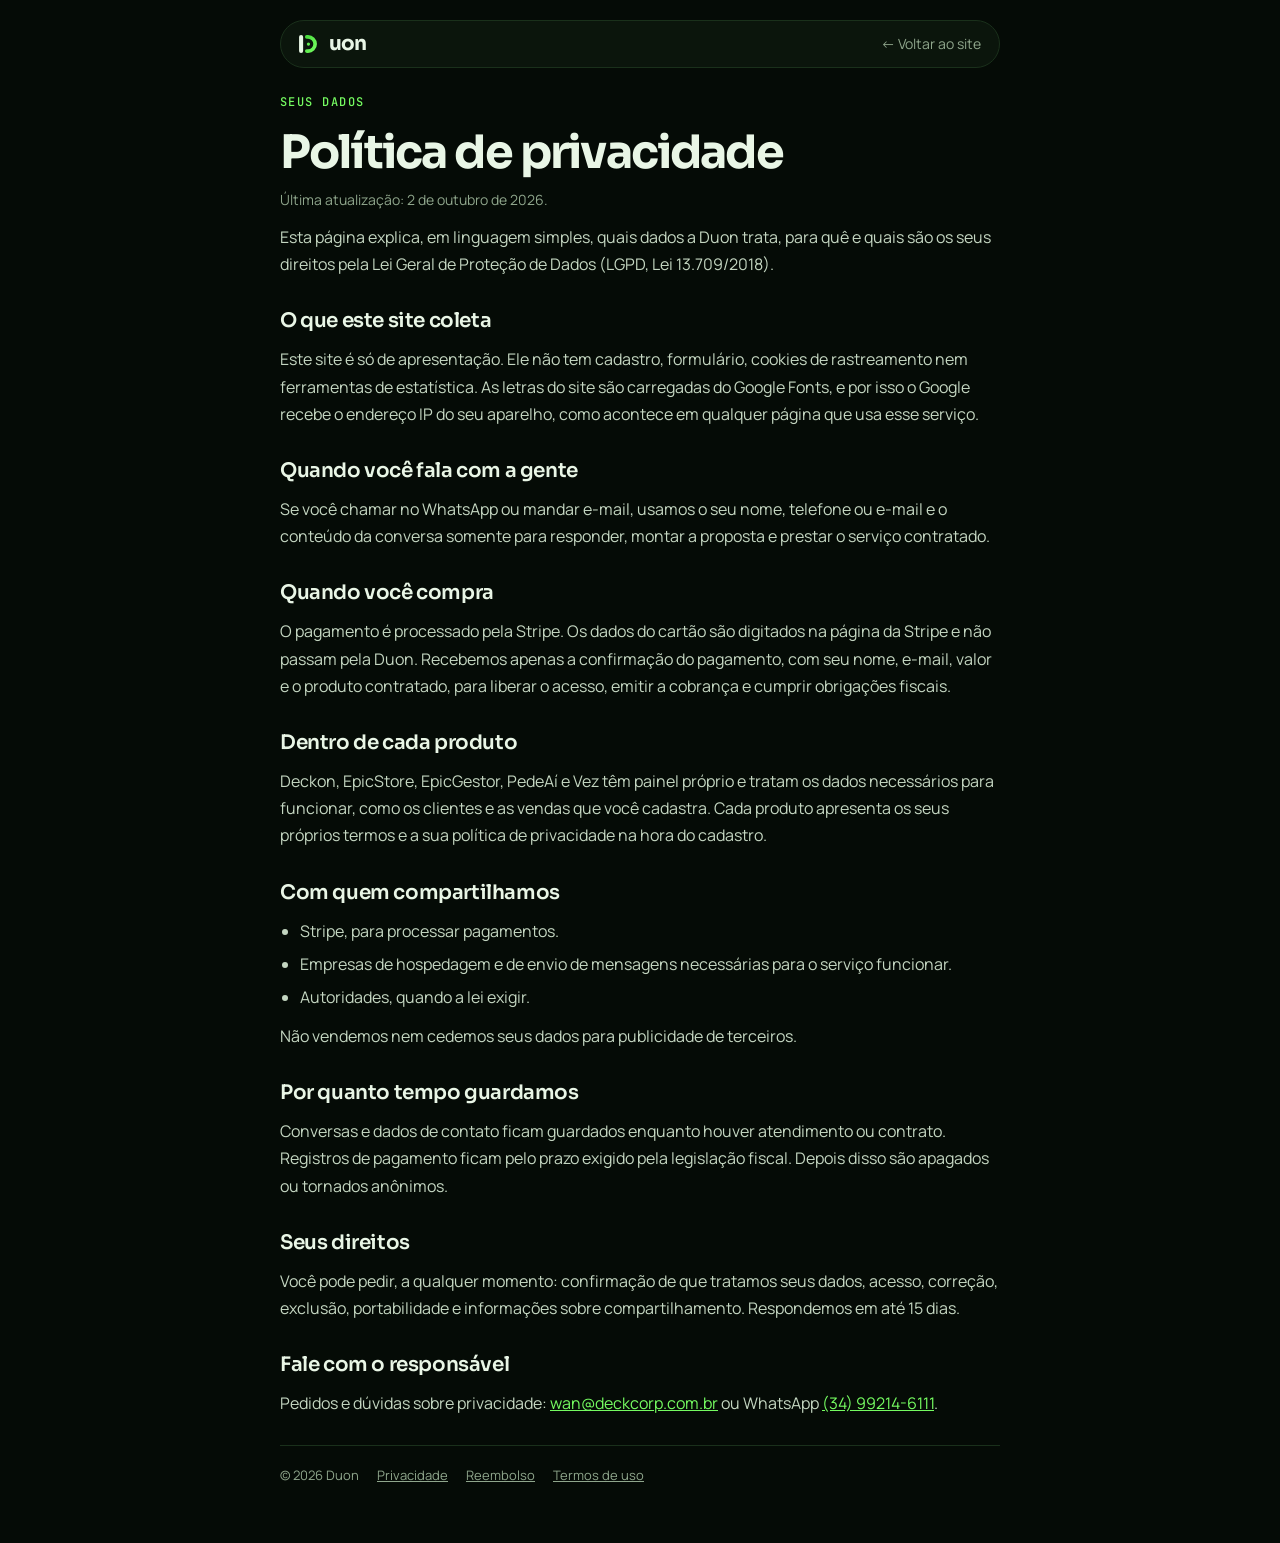
<file: privacidade.html>
<!doctype html>
<html lang="pt-BR">
<head>
<meta charset="utf-8">
<meta name="viewport" content="width=device-width,initial-scale=1,viewport-fit=cover">
<title>Política de privacidade · Duon</title>
<meta name="description" content="Como a Duon trata dados pessoais: o que coleta, para quê e quais são os seus direitos pela LGPD.">
<meta name="theme-color" content="#050B06">
<link rel="icon" href="favicon.svg" type="image/svg+xml">
<link rel="preconnect" href="https://fonts.googleapis.com">
<link rel="preconnect" href="https://fonts.gstatic.com" crossorigin>
<link rel="stylesheet" href="https://fonts.googleapis.com/css2?family=Sora:wght@600;700&family=Manrope:wght@400;500;600&family=JetBrains+Mono:wght@500&display=swap">
<link rel="stylesheet" href="paginas.css">
</head>
<body>
<div class="wrap">
  <header><a class="brand" href="./" aria-label="Duon, início"><svg viewBox="0 0 64 64" aria-hidden="true"><defs><linearGradient id="g" x1="0" y1="0" x2="1" y2="1"><stop offset="0" stop-color="#4ADE3E"/><stop offset="1" stop-color="#75FB61"/></linearGradient></defs><rect x="10" y="10" width="10" height="44" rx="5" fill="currentColor"/><path d="M29 14.5H32A17.5 17.5 0 0 1 32 49.5H29" fill="none" stroke="url(#g)" stroke-width="9" stroke-linecap="round"/><circle cx="33" cy="32" r="4" fill="url(#g)"/></svg>uon</a><a class="back" href="./">← Voltar ao site</a></header>
  <main>
    <span class="eyebrow">Seus dados</span>
    <h1>Política de privacidade</h1>
    <p class="when">Última atualização: 2 de outubro de 2026.</p>
    <p>Esta página explica, em linguagem simples, quais dados a Duon trata, para quê e quais são os seus direitos pela Lei Geral de Proteção de Dados (LGPD, Lei 13.709/2018).</p>
    <h2>O que este site coleta</h2>
    <p>Este site é só de apresentação. Ele não tem cadastro, formulário, cookies de rastreamento nem ferramentas de estatística. As letras do site são carregadas do Google Fonts, e por isso o Google recebe o endereço IP do seu aparelho, como acontece em qualquer página que usa esse serviço.</p>
    <h2>Quando você fala com a gente</h2>
    <p>Se você chamar no WhatsApp ou mandar e-mail, usamos o seu nome, telefone ou e-mail e o conteúdo da conversa somente para responder, montar a proposta e prestar o serviço contratado.</p>
    <h2>Quando você compra</h2>
    <p>O pagamento é processado pela Stripe. Os dados do cartão são digitados na página da Stripe e não passam pela Duon. Recebemos apenas a confirmação do pagamento, com seu nome, e-mail, valor e o produto contratado, para liberar o acesso, emitir a cobrança e cumprir obrigações fiscais.</p>
    <h2>Dentro de cada produto</h2>
    <p>Deckon, EpicStore, EpicGestor, PedeAí e Vez têm painel próprio e tratam os dados necessários para funcionar, como os clientes e as vendas que você cadastra. Cada produto apresenta os seus próprios termos e a sua política de privacidade na hora do cadastro.</p>
    <h2>Com quem compartilhamos</h2>
    <ul><li>Stripe, para processar pagamentos.</li><li>Empresas de hospedagem e de envio de mensagens necessárias para o serviço funcionar.</li><li>Autoridades, quando a lei exigir.</li></ul>
    <p>Não vendemos nem cedemos seus dados para publicidade de terceiros.</p>
    <h2>Por quanto tempo guardamos</h2>
    <p>Conversas e dados de contato ficam guardados enquanto houver atendimento ou contrato. Registros de pagamento ficam pelo prazo exigido pela legislação fiscal. Depois disso são apagados ou tornados anônimos.</p>
    <h2>Seus direitos</h2>
    <p>Você pode pedir, a qualquer momento: confirmação de que tratamos seus dados, acesso, correção, exclusão, portabilidade e informações sobre compartilhamento. Respondemos em até 15 dias.</p>
    <h2>Fale com o responsável</h2>
    <p>Pedidos e dúvidas sobre privacidade: <a href="mailto:wan@deckcorp.com.br">wan@deckcorp.com.br</a> ou WhatsApp <a href="https://wa.me/5534992146111">(34) 99214-6111</a>.</p>
  </main>
  <footer><span>© 2026 Duon</span><a href="privacidade.html">Privacidade</a><a href="reembolso.html">Reembolso</a><a href="termos.html">Termos de uso</a></footer>
</div>
</body>
</html>
</file>
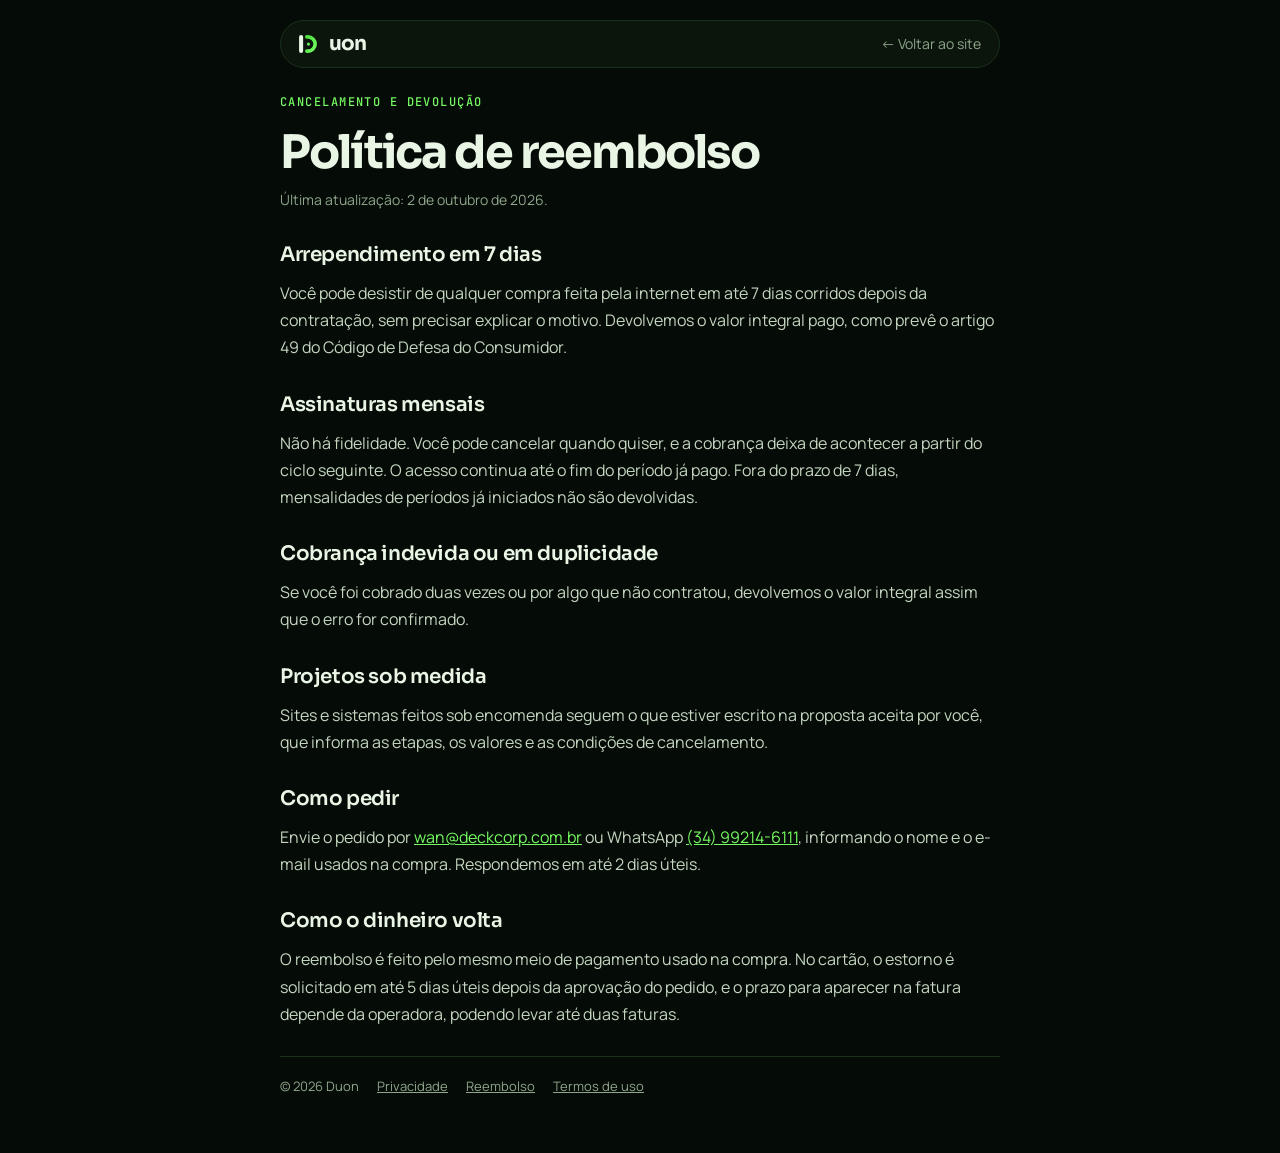
<file: reembolso.html>
<!doctype html>
<html lang="pt-BR">
<head>
<meta charset="utf-8">
<meta name="viewport" content="width=device-width,initial-scale=1,viewport-fit=cover">
<title>Política de reembolso · Duon</title>
<meta name="description" content="Como cancelar e pedir reembolso de produtos e assinaturas da Duon.">
<meta name="theme-color" content="#050B06">
<link rel="icon" href="favicon.svg" type="image/svg+xml">
<link rel="preconnect" href="https://fonts.googleapis.com">
<link rel="preconnect" href="https://fonts.gstatic.com" crossorigin>
<link rel="stylesheet" href="https://fonts.googleapis.com/css2?family=Sora:wght@600;700&family=Manrope:wght@400;500;600&family=JetBrains+Mono:wght@500&display=swap">
<link rel="stylesheet" href="paginas.css">
</head>
<body>
<div class="wrap">
  <header><a class="brand" href="./" aria-label="Duon, início"><svg viewBox="0 0 64 64" aria-hidden="true"><defs><linearGradient id="g" x1="0" y1="0" x2="1" y2="1"><stop offset="0" stop-color="#4ADE3E"/><stop offset="1" stop-color="#75FB61"/></linearGradient></defs><rect x="10" y="10" width="10" height="44" rx="5" fill="currentColor"/><path d="M29 14.5H32A17.5 17.5 0 0 1 32 49.5H29" fill="none" stroke="url(#g)" stroke-width="9" stroke-linecap="round"/><circle cx="33" cy="32" r="4" fill="url(#g)"/></svg>uon</a><a class="back" href="./">← Voltar ao site</a></header>
  <main>
    <span class="eyebrow">Cancelamento e devolução</span>
    <h1>Política de reembolso</h1>
    <p class="when">Última atualização: 2 de outubro de 2026.</p>
    <h2>Arrependimento em 7 dias</h2>
    <p>Você pode desistir de qualquer compra feita pela internet em até 7 dias corridos depois da contratação, sem precisar explicar o motivo. Devolvemos o valor integral pago, como prevê o artigo 49 do Código de Defesa do Consumidor.</p>
    <h2>Assinaturas mensais</h2>
    <p>Não há fidelidade. Você pode cancelar quando quiser, e a cobrança deixa de acontecer a partir do ciclo seguinte. O acesso continua até o fim do período já pago. Fora do prazo de 7 dias, mensalidades de períodos já iniciados não são devolvidas.</p>
    <h2>Cobrança indevida ou em duplicidade</h2>
    <p>Se você foi cobrado duas vezes ou por algo que não contratou, devolvemos o valor integral assim que o erro for confirmado.</p>
    <h2>Projetos sob medida</h2>
    <p>Sites e sistemas feitos sob encomenda seguem o que estiver escrito na proposta aceita por você, que informa as etapas, os valores e as condições de cancelamento.</p>
    <h2>Como pedir</h2>
    <p>Envie o pedido por <a href="mailto:wan@deckcorp.com.br">wan@deckcorp.com.br</a> ou WhatsApp <a href="https://wa.me/5534992146111">(34) 99214-6111</a>, informando o nome e o e-mail usados na compra. Respondemos em até 2 dias úteis.</p>
    <h2>Como o dinheiro volta</h2>
    <p>O reembolso é feito pelo mesmo meio de pagamento usado na compra. No cartão, o estorno é solicitado em até 5 dias úteis depois da aprovação do pedido, e o prazo para aparecer na fatura depende da operadora, podendo levar até duas faturas.</p>
  </main>
  <footer><span>© 2026 Duon</span><a href="privacidade.html">Privacidade</a><a href="reembolso.html">Reembolso</a><a href="termos.html">Termos de uso</a></footer>
</div>
</body>
</html>
</file>
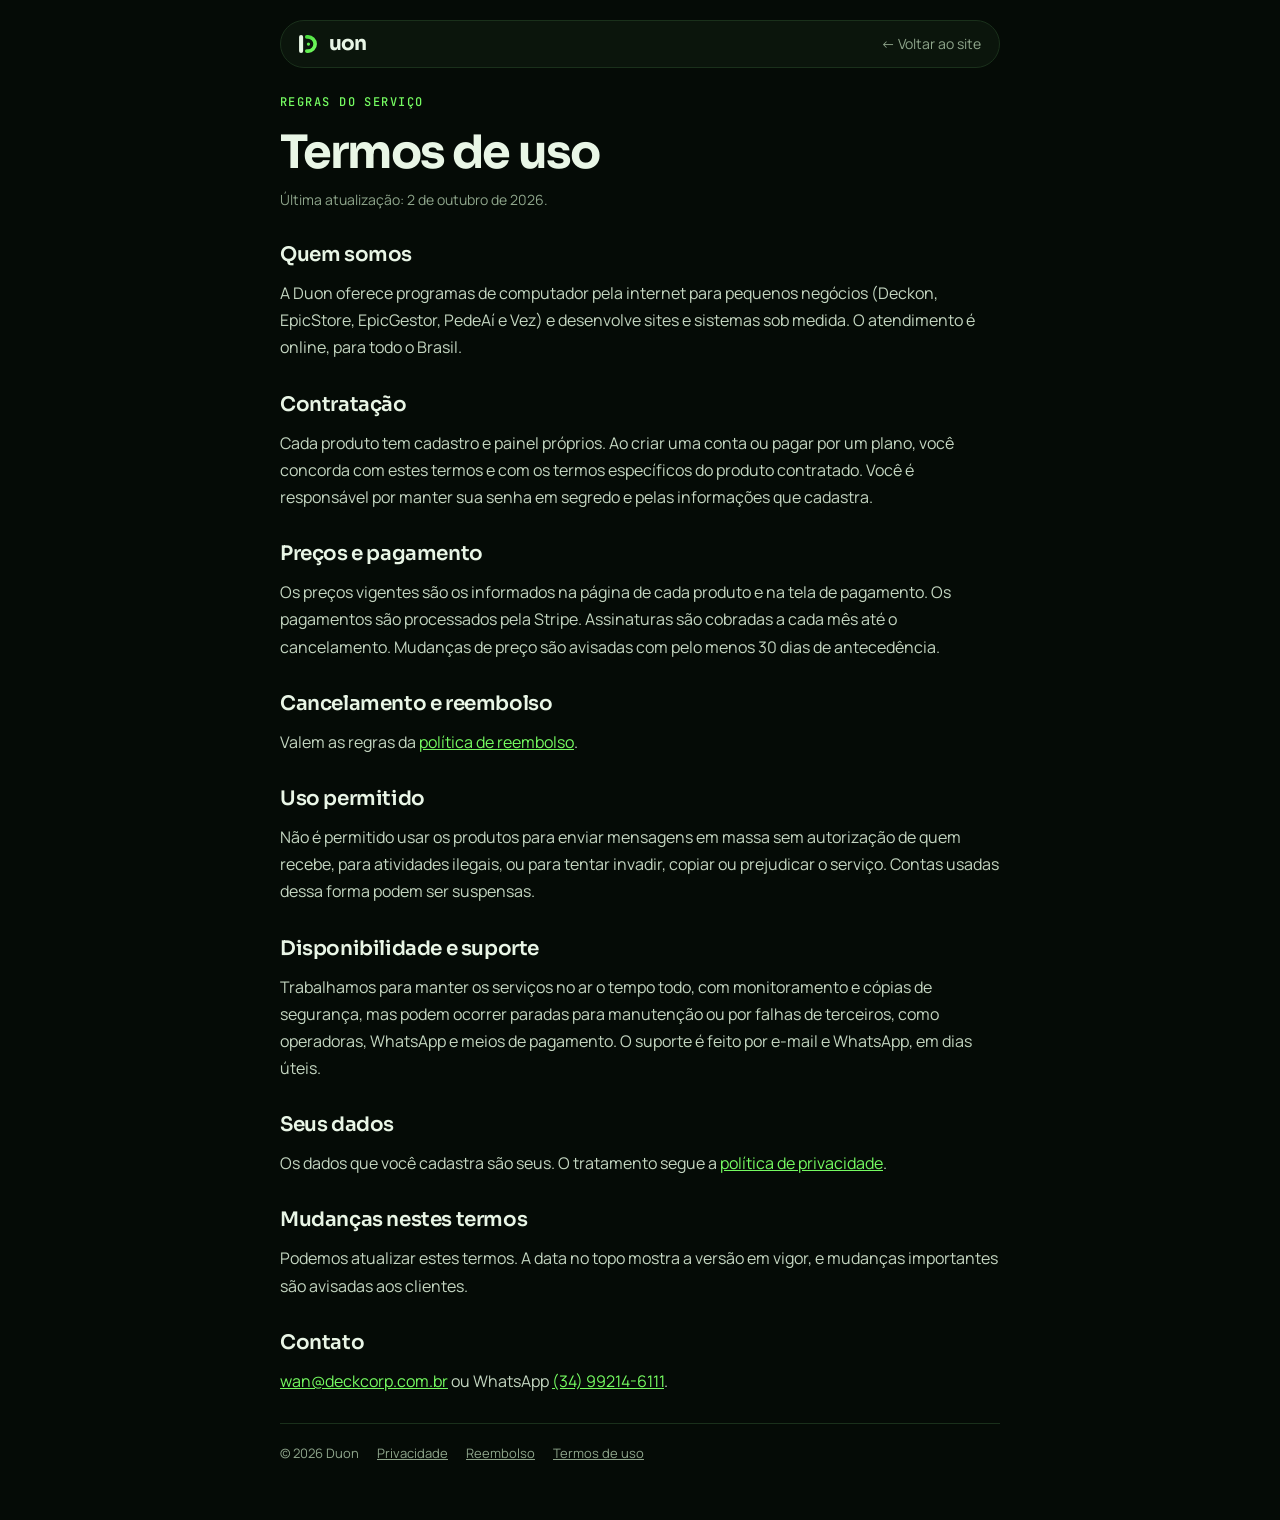
<file: termos.html>
<!doctype html>
<html lang="pt-BR">
<head>
<meta charset="utf-8">
<meta name="viewport" content="width=device-width,initial-scale=1,viewport-fit=cover">
<title>Termos de uso · Duon</title>
<meta name="description" content="Regras de contratação e uso dos produtos e serviços da Duon.">
<meta name="theme-color" content="#050B06">
<link rel="icon" href="favicon.svg" type="image/svg+xml">
<link rel="preconnect" href="https://fonts.googleapis.com">
<link rel="preconnect" href="https://fonts.gstatic.com" crossorigin>
<link rel="stylesheet" href="https://fonts.googleapis.com/css2?family=Sora:wght@600;700&family=Manrope:wght@400;500;600&family=JetBrains+Mono:wght@500&display=swap">
<link rel="stylesheet" href="paginas.css">
</head>
<body>
<div class="wrap">
  <header><a class="brand" href="./" aria-label="Duon, início"><svg viewBox="0 0 64 64" aria-hidden="true"><defs><linearGradient id="g" x1="0" y1="0" x2="1" y2="1"><stop offset="0" stop-color="#4ADE3E"/><stop offset="1" stop-color="#75FB61"/></linearGradient></defs><rect x="10" y="10" width="10" height="44" rx="5" fill="currentColor"/><path d="M29 14.5H32A17.5 17.5 0 0 1 32 49.5H29" fill="none" stroke="url(#g)" stroke-width="9" stroke-linecap="round"/><circle cx="33" cy="32" r="4" fill="url(#g)"/></svg>uon</a><a class="back" href="./">← Voltar ao site</a></header>
  <main>
    <span class="eyebrow">Regras do serviço</span>
    <h1>Termos de uso</h1>
    <p class="when">Última atualização: 2 de outubro de 2026.</p>
    <h2>Quem somos</h2>
    <p>A Duon oferece programas de computador pela internet para pequenos negócios (Deckon, EpicStore, EpicGestor, PedeAí e Vez) e desenvolve sites e sistemas sob medida. O atendimento é online, para todo o Brasil.</p>
    <h2>Contratação</h2>
    <p>Cada produto tem cadastro e painel próprios. Ao criar uma conta ou pagar por um plano, você concorda com estes termos e com os termos específicos do produto contratado. Você é responsável por manter sua senha em segredo e pelas informações que cadastra.</p>
    <h2>Preços e pagamento</h2>
    <p>Os preços vigentes são os informados na página de cada produto e na tela de pagamento. Os pagamentos são processados pela Stripe. Assinaturas são cobradas a cada mês até o cancelamento. Mudanças de preço são avisadas com pelo menos 30 dias de antecedência.</p>
    <h2>Cancelamento e reembolso</h2>
    <p>Valem as regras da <a href="reembolso.html">política de reembolso</a>.</p>
    <h2>Uso permitido</h2>
    <p>Não é permitido usar os produtos para enviar mensagens em massa sem autorização de quem recebe, para atividades ilegais, ou para tentar invadir, copiar ou prejudicar o serviço. Contas usadas dessa forma podem ser suspensas.</p>
    <h2>Disponibilidade e suporte</h2>
    <p>Trabalhamos para manter os serviços no ar o tempo todo, com monitoramento e cópias de segurança, mas podem ocorrer paradas para manutenção ou por falhas de terceiros, como operadoras, WhatsApp e meios de pagamento. O suporte é feito por e-mail e WhatsApp, em dias úteis.</p>
    <h2>Seus dados</h2>
    <p>Os dados que você cadastra são seus. O tratamento segue a <a href="privacidade.html">política de privacidade</a>.</p>
    <h2>Mudanças nestes termos</h2>
    <p>Podemos atualizar estes termos. A data no topo mostra a versão em vigor, e mudanças importantes são avisadas aos clientes.</p>
    <h2>Contato</h2>
    <p><a href="mailto:wan@deckcorp.com.br">wan@deckcorp.com.br</a> ou WhatsApp <a href="https://wa.me/5534992146111">(34) 99214-6111</a>.</p>
  </main>
  <footer><span>© 2026 Duon</span><a href="privacidade.html">Privacidade</a><a href="reembolso.html">Reembolso</a><a href="termos.html">Termos de uso</a></footer>
</div>
</body>
</html>
</file>
<file: paginas.css>
/* páginas de texto (políticas e 404): mesma identidade do site, sem efeitos */
:root{color-scheme:dark;--bg:#050B06;--surface:#0B150C;--ink:#E9F6E6;--muted:#8FA68C;--line:#1A301B;--accent:#75FB61;
  --display:"Sora",system-ui,sans-serif;--body:"Manrope",system-ui,sans-serif;--mono:"JetBrains Mono",ui-monospace,Menlo,monospace}
*{box-sizing:border-box}
body{margin:0;background:var(--bg);color:var(--ink);font:16px/1.7 var(--body);padding-inline:16px;padding-block:20px 56px}
.wrap{max-width:720px;margin:0 auto;display:flex;flex-direction:column;gap:28px}
header{display:flex;align-items:center;justify-content:space-between;gap:16px;padding:10px 18px 10px 14px;border:1px solid var(--line);border-radius:999px;background:var(--surface)}
.brand{display:flex;align-items:center;gap:8px;font:700 20px/1 var(--display);letter-spacing:-.04em;text-decoration:none;color:var(--ink)}
.brand svg{width:26px;height:26px}
header a.back{font-size:14px;color:var(--muted);text-decoration:none}
header a.back:hover,a:hover{color:var(--accent)}
.eyebrow{font:500 12px/1 var(--mono);letter-spacing:.12em;text-transform:uppercase;color:var(--accent)}
h1{font:700 clamp(30px,6vw,46px)/1.05 var(--display);letter-spacing:-.04em;margin:8px 0 0;text-wrap:balance}
h2{font:600 20px/1.3 var(--display);letter-spacing:-.02em;margin:18px 0 0}
p,li{color:#C4D6C1;margin:0}
main{display:flex;flex-direction:column;gap:12px}
ul{margin:0;padding-left:20px;display:flex;flex-direction:column;gap:6px}
a{color:var(--accent)}
.when{color:var(--muted);font-size:14px}
footer{border-top:1px solid var(--line);padding-top:18px;display:flex;flex-wrap:wrap;gap:6px 18px;color:var(--muted);font-size:13px}
footer a{color:var(--muted)}
:focus-visible{outline:2px solid var(--accent);outline-offset:2px}
</file>
